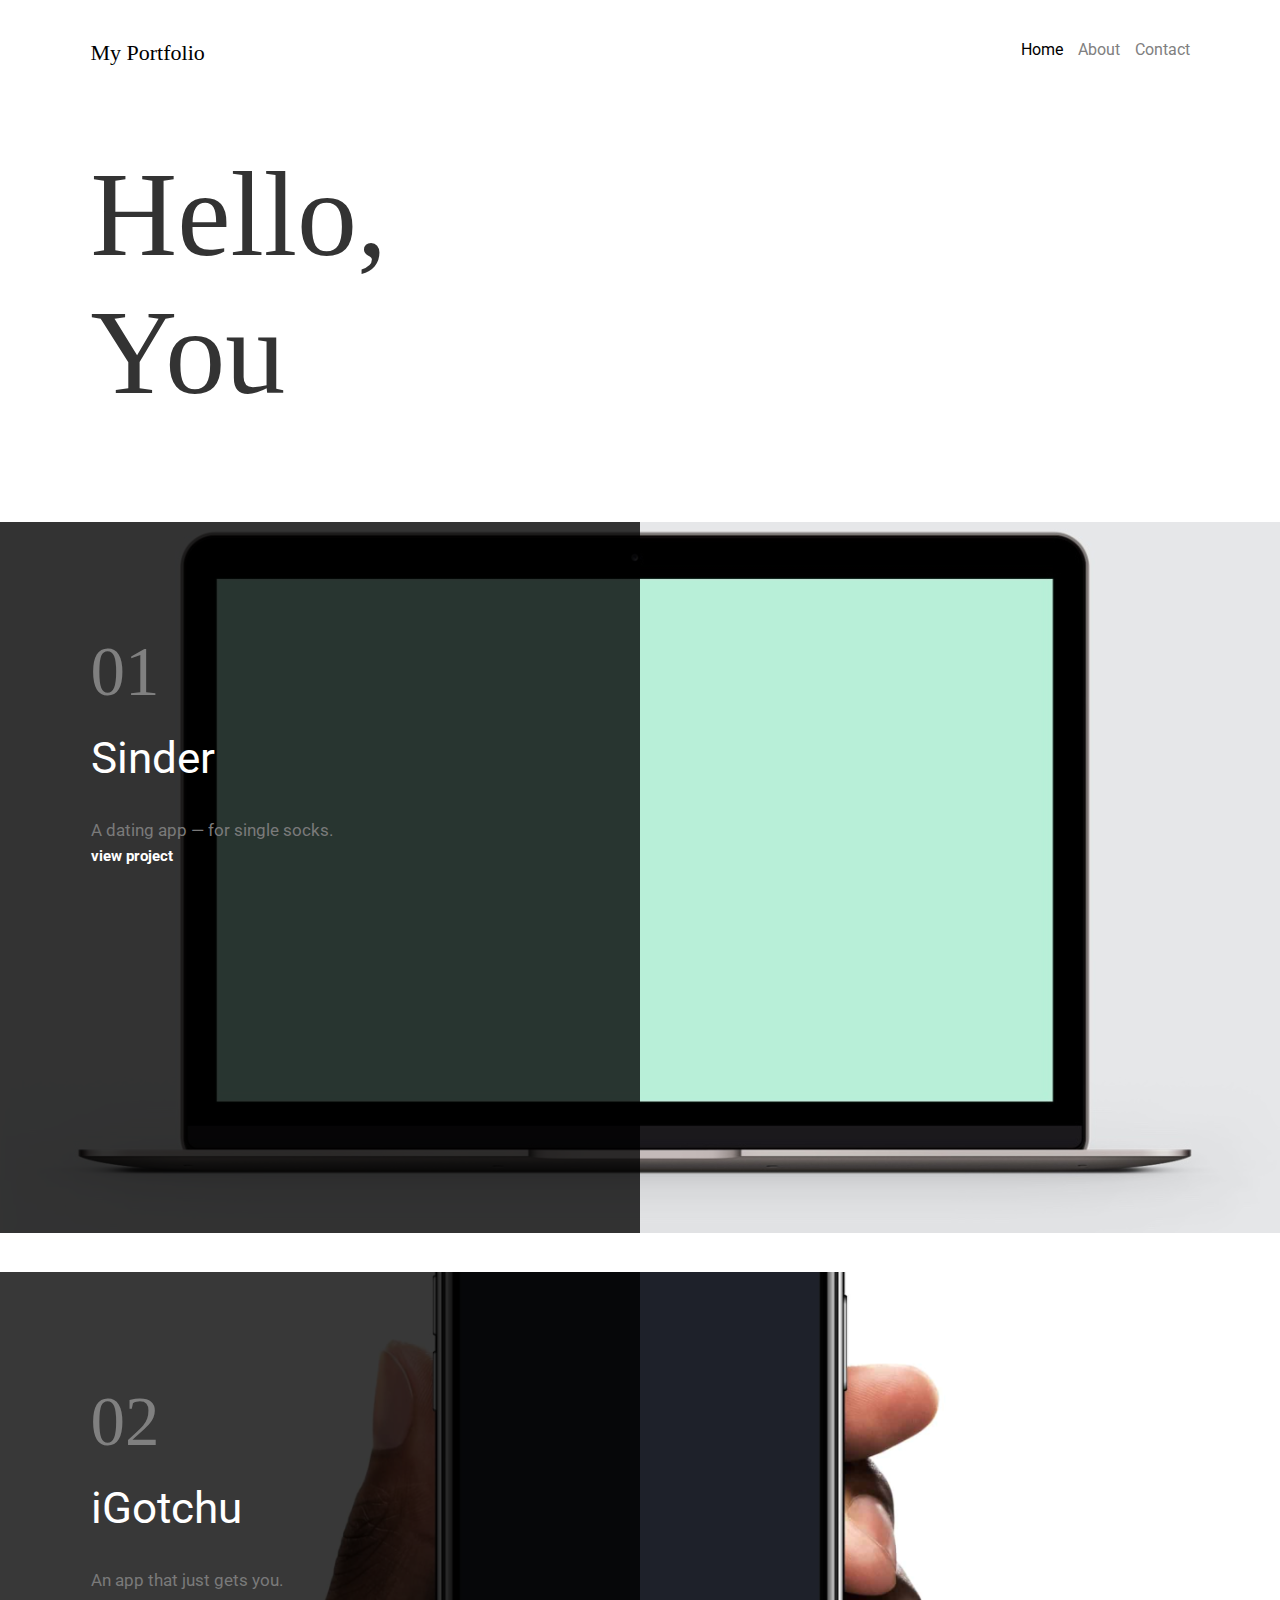
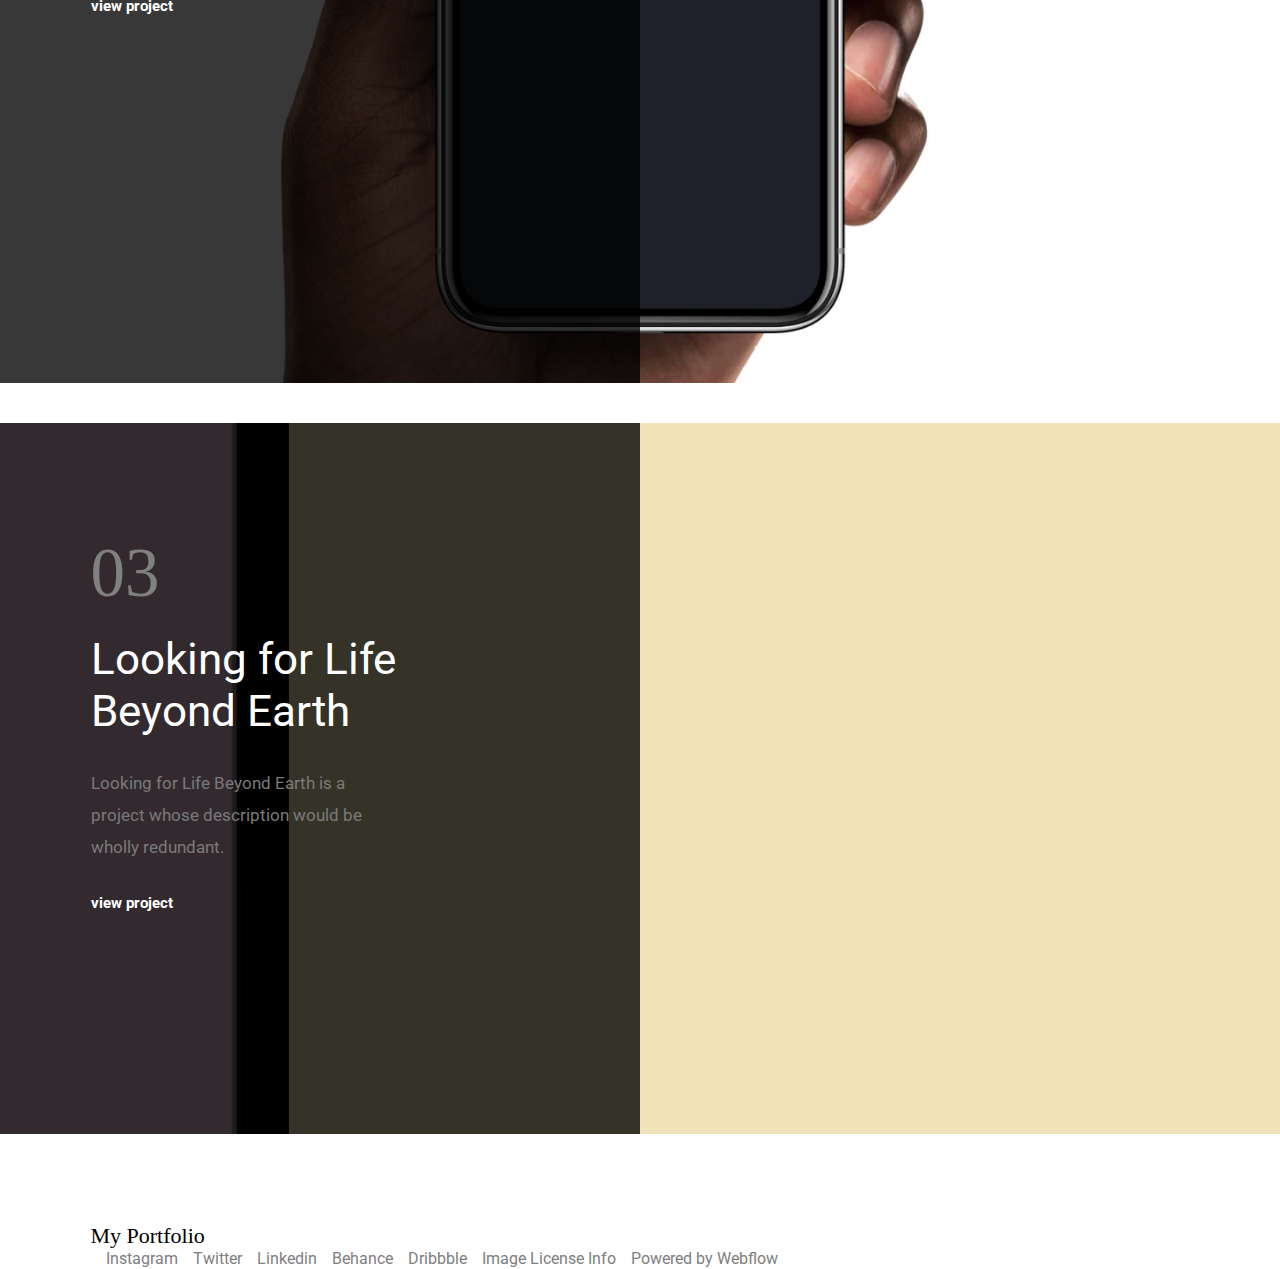
<file: index.html>
<!DOCTYPE html>
<html lang="en">

<head>
    <meta charset="UTF-8">
    <meta http-equiv="X-UA-Compatible" content="IE=edge">
    <meta name="viewport" content="width=device-width, initial-scale=1.0">
    <title>My Portfolio</title>
    <link rel="stylesheet" href="./css/style.css">
    <link rel="stylesheet"
        href="./fonts/OnlineWebFonts_COM_631700629d0a918d3b11ce1107cb7e8f/Palatino Linotype W02/@font-face/font.css">
</head>

<body>
    <header>
        <div class="container">
            <div class="navbar">
                <div class="nav__brand">
                    <a href="#">My Portfolio</a>
                </div>
                <div class="nav__links">
                    <nav>
                        <li><a href="#" class="active">Home</a></li>
                        <li><a href="#">About</a></li>
                        <li><a href="#">Contact</a></li>
                    </nav>
                </div>
            </div>
        </div>
    </header>
    <main>
        <section class="info__block">
            <div class="container">
                <div class="info__intro">
                    <h1>
                        Hello,
                        You
                    </h1>
                </div>
            </div>
        </section>
        <section class="about__us">
            <div class="sinder_ab">
                <div class="container">
                    <div class="sinder__content">
                        <h3>01</h3>
                        <h1>Sinder</h1>
                        <p>A dating app — for single socks.</p>
                        <a href="#">view project</a>
                    </div>
                </div>
            </div>
            <div class="igoutchu">
                <div class="container">
                    <div class="sinder__content">
                        <h3>02</h3>
                        <h1>iGotchu</h1>
                        <p>An app that just gets you.</p>
                        <a href="#">view project</a>
                    </div>
                </div>
            </div>
            <div class="the_life">
                <div class="container">
                    <div class="sinder__content">
                        <h3>03</h3>
                        <h1 class="sd_h1_3">Looking for Life Beyond Earth</h1>
                        <p class="sd_p_3">Looking for Life Beyond Earth is a project whose description would be wholly
                            redundant.</p>
                        <a href="#">view project</a>
                    </div>
                </div>
            </div>
        </section>
    </main>
    <footer>
        <div class="ft__links">
            <div class="container">
                <div class="ft__content">
                    <div class="nav__brand ft__brand">
                        <a href="#">My Portfolio</a>
                    </div>
                    <div class="footer__ln">
                        <li><a class="frt_ft_ln" href="#">Instagram</a></li>
                        <li><a href="#">Twitter</a></li>
                        <li><a href="#">Linkedin</a></li>
                        <li><a href="#">Behance</a></li>
                        <li><a href="#">Dribbble</a></li>
                        <li><a href="#">Image License Info</a></li>
                        <li><a href="#">Powered by Webflow</a></li>
                    </div>
                </div>
            </div>
        </div>
    </footer>
</body>

</html>
</file>
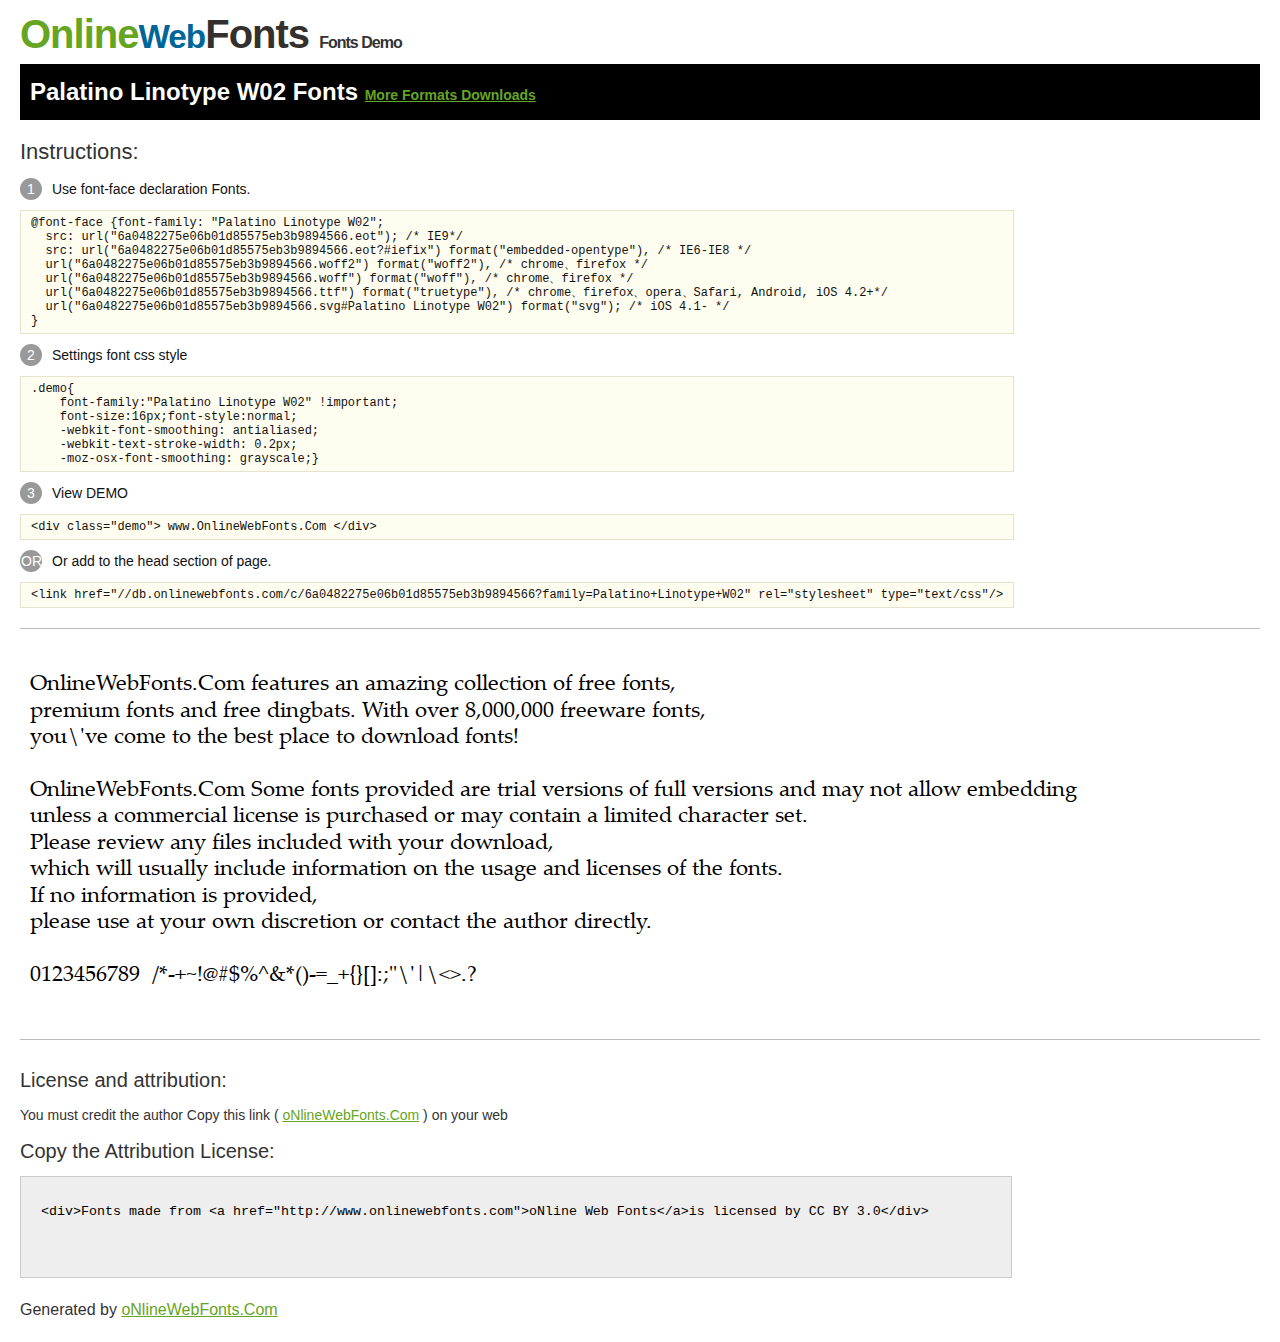
<file: fonts/OnlineWebFonts_COM_631700629d0a918d3b11ce1107cb7e8f/Palatino Linotype W02/@font-face/Demo.html>
<!DOCTYPE html>
<html>
<head>
<meta charset="utf-8"/>
<title>Palatino Linotype W02 Font - OnlineWebFonts.COM</title>
<style type="text/css">
@font-face {font-family: "Palatino Linotype W02";
  src: url("6a0482275e06b01d85575eb3b9894566.eot"); /* IE9*/
  src: url("6a0482275e06b01d85575eb3b9894566.eot?#iefix") format("embedded-opentype"), /* IE6-IE8 */
  url("6a0482275e06b01d85575eb3b9894566.woff2") format("woff2"), /* chrome、firefox */
  url("6a0482275e06b01d85575eb3b9894566.woff") format("woff"), /* chrome、firefox */
  url("6a0482275e06b01d85575eb3b9894566.ttf") format("truetype"), /* chrome、firefox、opera、Safari, Android, iOS 4.2+*/
  url("6a0482275e06b01d85575eb3b9894566.svg#Palatino Linotype W02") format("svg"); /* iOS 4.1- */
}
*{margin:0;padding:0;list-style:none;}pre{border:solid 1px #e7e1cd;background-color:#fffdef;overflow:auto;font-size:12px;line-height:14px;margin-top:10px;margin-right:0;margin-bottom:10px;margin-left:0;padding-top:5px;padding-right:10px;padding-bottom:5px;padding-left:10px;}.demo pre{color:#000;line-height: 1.2em;font-family:"Palatino Linotype W02"!important;font-size:22px;background-color:#FFF;border-top-width:0px;border-right-width:0px;border-bottom-width:0px;border-left-width:0px;}body{font-family:sans-serif;line-height:1.5;font-size:16px;padding:20px;color:#333;}:hover,:before,:after{-webkit-transition:all 0.1s ease-in;-moz-transition:all 0.1s ease-in;-ms-transition:all 0.1s ease-in;-o-transition:all 0.1s ease-in;transition:all 0.1s ease-in;}*{-moz-box-sizing:border-box;-webkit-box-sizing:border-box;box-sizing:border-box;margin:0;padding:0;}a{color:#66A523;}h1.logo{font-size:40px;letter-spacing:-1px;margin-top:-16px;}h1.logo strong{font-size:16px;font-family:sans-serif;color:#333;}h1.logo a{color:#34302d;text-decoration:none;}h1.logo a span{color:#66A523;}h1.logo a small{color:#006699;}.info{float:left;font-size:14px;margin-top:15px;}.info ul{margin-left:0px;color:#111;margin-bottom:20px;}.info .exs{font-size:12px;color:#666;margin-left:35px;display:block;}.info ul li{margin-top:10px;list-style:none;}.info .numno{color:#fff;border-radius:20px;padding:1px;display:inline-block;width:22px;height:22px;text-align:center;margin-right:10px;background-color:#999999;}.info ul strong{font-weight:normal;color:#000;}.info .inst{font-size:22px;margin-bottom:10px;}.demo{float:left;width:100%;height:auto;border-top-width:1px;border-top-style:solid;border-top-color:#bbb;border-bottom-width:1px;border-bottom-style:solid;border-bottom-color:#bbb;padding-bottom:10px;}.demo .demo_svg{float:left;height:auto;width:100px;margin-right:5px;margin-left:5px;margin-bottom:10px;}.demo .demo_svg i{float:left;height:80px;width:80px;text-align:center;font-size:40px;margin-left:10px;line-height:80px;color:#777;}.demo .demo_svg .code{float:left;height:20px;width:100%;overflow:hidden;text-align:center;line-height:20px;font-size:11px;color:#666;}.demo .demo_svg .txt{float:left;height:20px;width:100%;font-size:11px;text-align:center;white-space:nowrap;overflow:hidden;line-height:20px;}.demo .demo_svg:hover i{font-size:60px;color:#333;}.by{padding-top:15px;float:left;width:100%;margin-top:10px;margin-right:0;margin-bottom:10px;margin-left:0;}.by{margin-bottom:10px;font-size:20px;}.by .attr{font-size:14px;color:#333;padding-top:10px;padding-bottom:10px;}textarea{width:80%;height:auto;border:1px solid #CCC;resize:none;background:#EEE;padding:20px;float:left;margin-top:10px;line-height:30px;}#footer{float:left;width:100%;margin-top:10px;padding-bottom:20px;}h2{background-color:#000;padding-top:10px;padding-bottom:10px;padding-left:10px;color:#FFF;}
</style>
</head>
<body>
<h1 class="logo"> <a href="http://www.onlinewebfonts.com/"> <span>Online</span><small>Web</small>Fonts</a> <strong>Fonts Demo</strong></h1>
<h2>
Palatino Linotype W02 Fonts <a style="font-size:14px;" href="http://www.onlinewebfonts.com/download/6a0482275e06b01d85575eb3b9894566" target="_blank">More Formats Downloads</a></h2>
<div class="info">
  <div class="inst">Instructions:</div>
  <ul>
    <li>
      <p> <span class="numno">1</span>Use font-face declaration Fonts.<br />
        <span class="exs">
        <pre>
@font-face {font-family: "Palatino Linotype W02";
  src: url("6a0482275e06b01d85575eb3b9894566.eot"); /* IE9*/
  src: url("6a0482275e06b01d85575eb3b9894566.eot?#iefix") format("embedded-opentype"), /* IE6-IE8 */
  url("6a0482275e06b01d85575eb3b9894566.woff2") format("woff2"), /* chrome、firefox */
  url("6a0482275e06b01d85575eb3b9894566.woff") format("woff"), /* chrome、firefox */
  url("6a0482275e06b01d85575eb3b9894566.ttf") format("truetype"), /* chrome、firefox、opera、Safari, Android, iOS 4.2+*/
  url("6a0482275e06b01d85575eb3b9894566.svg#Palatino Linotype W02") format("svg"); /* iOS 4.1- */
}
</pre>
      </span> 
    </li>
    <li>
      <p> <span class="numno">2</span>Settings font css style <br />
      <span class="exs">
<pre>
.demo{
    font-family:"Palatino Linotype W02" !important;
    font-size:16px;font-style:normal;
    -webkit-font-smoothing: antialiased;
    -webkit-text-stroke-width: 0.2px;
    -moz-osx-font-smoothing: grayscale;}
</pre>
      </span> 
    </li>
    <li>
      <p> <span class="numno">3</span>View DEMO <br />
      <span class="exs"><pre>
&lt;div class="demo"&gt; www.OnlineWebFonts.Com &lt;/div&gt;
</pre></span> 
    </li>
    <li>
      <p> <span class="numno">OR</span>Or add to the head section of page. <br />
      <span class="exs"><pre>
&lt;link href="//db.onlinewebfonts.com/c/6a0482275e06b01d85575eb3b9894566?family=Palatino+Linotype+W02" rel="stylesheet" type="text/css"/&gt;
</pre></span> 
    </li>
  </ul>
</div>
<div class="demo">
<pre>

OnlineWebFonts.Com features an amazing collection of free fonts,
premium fonts and free dingbats. With over 8,000,000 freeware fonts, 
you\'ve come to the best place to download fonts! 

OnlineWebFonts.Com Some fonts provided are trial versions of full versions and may not allow embedding 
unless a commercial license is purchased or may contain a limited character set. 
Please review any files included with your download, 
which will usually include information on the usage and licenses of the fonts. 
If no information is provided, 
please use at your own discretion or contact the author directly. 

0123456789  /*-+~!@#$%^&*()-=_+{}[]:;"\'|\<>.?

</pre>
</div>

<div class="by">
<div class="by_title">License and attribution:</div>
<div class="attr">You must credit the author Copy this link ( <a href="http://www.onlinewebfonts.com" target="_blank">oNlineWebFonts.Com</a> ) on your web </div><div class="usetitle">Copy the Attribution License:</div>
<textarea onclick="this.focus();this.select();">&lt;div&gt;Fonts made from &lt;a href="http://www.onlinewebfonts.com"&gt;oNline Web Fonts&lt;/a&gt;is licensed by CC BY 3.0&lt;/div&gt;</textarea>
</div>
<div id="footer">
    <div>Generated by <a href="http://www.onlinewebfonts.com" target="_blank">oNlineWebFonts.Com</a></div>
</div>
</body>
</html>
</file>
<file: css/style.css>
@import url('https://fonts.googleapis.com/css2?family=Roboto:wght@400;700&display=swap');

* {
    margin: 0;
    padding: 0;
    box-sizing: border-box;
}

.container {
    width: 1243px;
    max-width: 100%;
    margin: 0 auto;
    padding: 0px 72px;
}

.navbar {
    display: flex;
    justify-content: space-between;
    margin-top: 40px;
}

.nav__brand a {
    font-family: 'Palatino Linotype';
    font-size: 22px;
    text-decoration: none;
    color: #000;
}

.nav__brand a:hover {
    opacity: .7;
}

.nav__links nav {
    display: flex;
}

.nav__links li {
    list-style: none;
}

.nav__links a {
    text-decoration: none;
    font-family: 'Roboto', sans-serif;
    margin-left: 15px;
    color: #808080;
}

.nav__links a:hover {
    color: #000;
}

.nav__links a.active {
    color: #000;
}

.info__block {
    margin-top: 80px;
}

.info__block h1 {
    font-family: 'Palatino Linotype';
    font-size: 120px;
    font-weight: 400;
    color: #333333;
    max-width: 248px;
}

.sinder_ab {
    background-image: url('../img/img1.svg');
    background-repeat: no-repeat;
    background-size: 100%;
    height: 750px;
    margin-top: 100px;
}

.sinder__content {
    padding-top: 120px;
}

.sinder__content h3 {
    font-family: 'Palatino Linotype';
    font-size: 69px;
    font-weight: 400;
    line-height: 60px;
    color: #808080;
}

.sinder__content h1 {
    font-family: 'Roboto';
    font-size: 44px;
    font-weight: 400;
    line-height: 52px;
    color: #fff;
    margin-top: 30px;
}

.sinder__content p {
    font-family: 'Roboto';
    font-size: 17px;
    font-weight: 400;
    line-height: 32px;
    color: #7A7A7A;
    margin-top: 30px;
}

.sinder__content a {
    font-family: 'Roboto';
    font-size: 15px;
    font-weight: 700;
    line-height: 20px;
    color: #fff;
    text-decoration: none;
    margin-top: 40px;
}

.igoutchu {
    background-image: url('../img/img2.svg');
    background-repeat: no-repeat;
    background-size: 100%;
    height: 751px;
}

.sinder__content .sd_h1_3 {
    max-width: 384px;
}

.sinder__content .sd_p_3 {
    max-width: 284px;
    font-family: 'Roboto';
    font-size: 17px;
    font-weight: 400;
    color: #7A7A7A;
    margin-top: 30px;
    margin-bottom: 30px;
}

.the_life {
    background-image: url('../img/img3.svg');
    background-repeat: no-repeat;
    background-size: 100%;
    height: 800px;
}

.ft__content {
    display: block;
}

.footer__ln {
    display: flex;
}

.footer__ln li {
    list-style: none;
    margin-left: 15px;
}

.footer__ln a {
    text-decoration: none;
    color: #808080;
    font-family: 'Roboto';
    font-size: 16px;
    font-weight: 400;
    line-height: 20px;
}

.footer__ln a:hover {
    color: #000;
}

@media only screen and (max-width: 840px) {
    .container {
        width: 643px;
        max-width: 100%;
        margin: 0 auto;
        padding: 0px 32px;
    }

    .sinder_ab {
        background-image: url(../img/img1.svg);
        background-repeat: no-repeat;
        background-size: 100%;
        height: 464px;
        margin-top: 100px;
    }

    .igoutchu {
        background-image: url(../img/img2.svg);
        background-repeat: no-repeat;
        background-size: 100%;
        height: 463px;
    }

    .sinder__content {
        padding-top: 37px;
    }
    .the_life {
        background-image: url(../img/img3.svg);
        background-repeat: no-repeat;
        background-size: 100%;
        height: 527px;
    }
    .sinder__content h1 {
        font-family: 'Roboto';
        font-size: 35px;
        font-weight: 400;
        line-height: 52px;
        color: #fff;
        margin-top: 30px;
    }
    .info__block h1 {
        font-family: 'Palatino Linotype';
        font-size: 111px;
        font-weight: 400;
        color: #333333;
        max-width: 248px;
    }
    .footer__ln a {
        text-decoration: none;
        color: #808080;
        font-family: 'Roboto';
        font-size: 14px;
        font-weight: 400;
        line-height: 17px;
    }
    .frt_ft_ln.a {
        margin-left: 0px;
    }
}
@media only screen and (max-width: 640px) {
    .container {
        width: 440px;
        max-width: 100%;
        margin: 0 auto;
        padding: 0px 0px;
    }
    .info__block h1 {
        font-family: 'Palatino Linotype';
        font-size: 78px;
        font-weight: 400;
        color: #333333;
        max-width: 248px;
        text-align: center;
        margin: 0 auto;
    }
    .sinder__content h3 {
        font-family: 'Palatino Linotype';
        font-size: 59px;
        font-weight: 400;
        line-height: 60px;
        color: #808080;
    }
    .sinder__content .sd_p_3 {
        max-width: 284px;
        font-family: 'Roboto';
        font-size: 17px;
        font-weight: 400;
        color: #7A7A7A;
        margin-top: -10px;
        margin-bottom: 30px;
    }
    .sinder_ab {
        background-image: url(../img/img1.svg);
        background-repeat: no-repeat;
        background-size: 100%;
        height: 327px;
        margin-top: 100px;
    }
    .igoutchu {
        background-image: url(../img/img2.svg);
        background-repeat: no-repeat;
        background-size: 100%;
        height: 325px;
    }
    .sinder__content h1 {
        font-family: 'Roboto';
        font-size: 35px;
        font-weight: 400;
        line-height: 52px;
        color: #fff;
    }
    .the_life {
        background-image: url(../img/img3.svg);
        background-repeat: no-repeat;
        background-size: 100%;
        height: 386px;
    }
    .sinder__content h1 {
        font-family: 'Roboto';
        font-size: 25px;
        font-weight: 400;
        line-height: 52px;
        color: #fff;
    }
    .footer__ln {
        display: flex;
        flex-direction: column;
        margin: 0px auto;
    }
    .ft__brand {
        margin: 0 auto;
        text-align: center;
    }
    .footer__ln li {
        list-style: none;
        margin: 10px auto;
    }
}
</file>
<file: fonts/OnlineWebFonts_COM_631700629d0a918d3b11ce1107cb7e8f/Palatino Linotype W02/@font-face/font.css>
@font-face {font-family: "Palatino Linotype W02";
    src: url("6a0482275e06b01d85575eb3b9894566.eot"); /* IE9*/
    src: url("6a0482275e06b01d85575eb3b9894566.eot?#iefix") format("embedded-opentype"), /* IE6-IE8 */
    url("6a0482275e06b01d85575eb3b9894566.woff2") format("woff2"), /* chrome、firefox */
    url("6a0482275e06b01d85575eb3b9894566.woff") format("woff"), /* chrome、firefox */
    url("6a0482275e06b01d85575eb3b9894566.ttf") format("truetype"), /* chrome、firefox、opera、Safari, Android, iOS 4.2+*/
    url("6a0482275e06b01d85575eb3b9894566.svg#Palatino Linotype W02") format("svg"); /* iOS 4.1- */
  }
</file>
